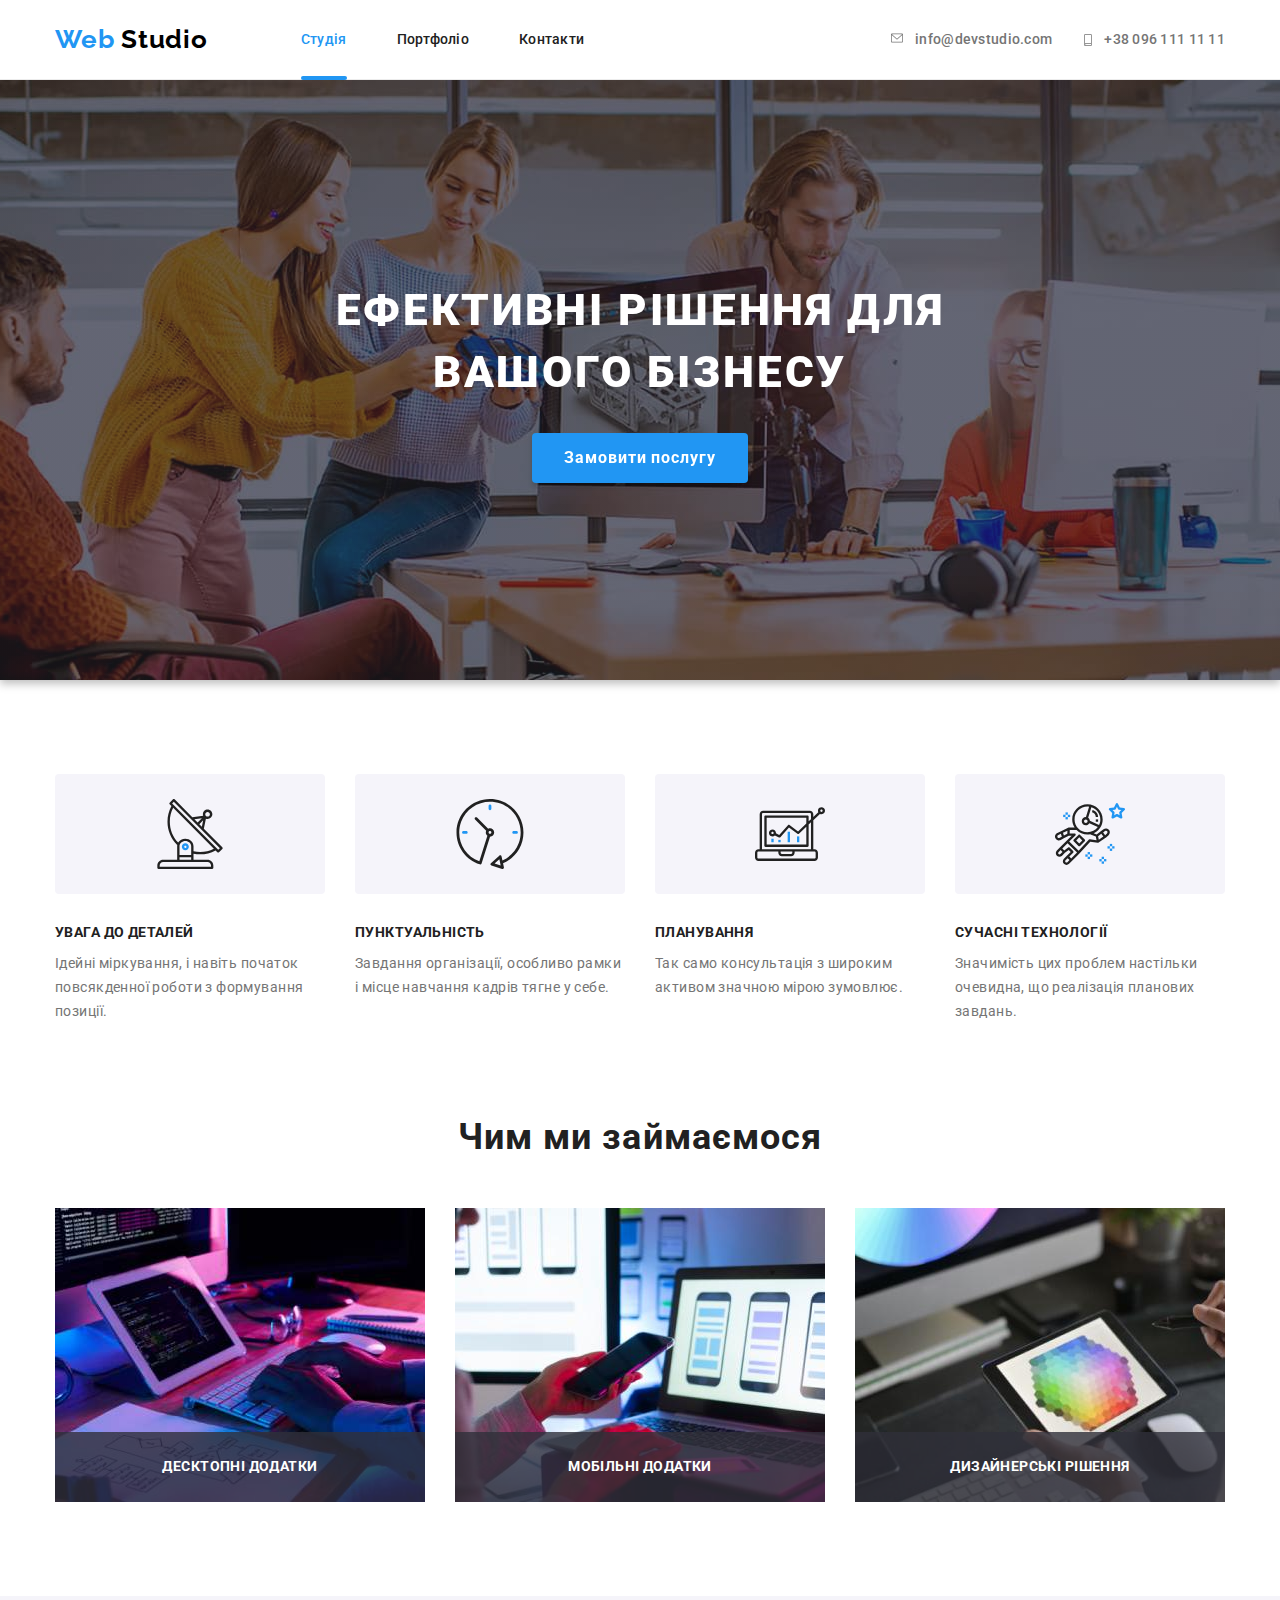
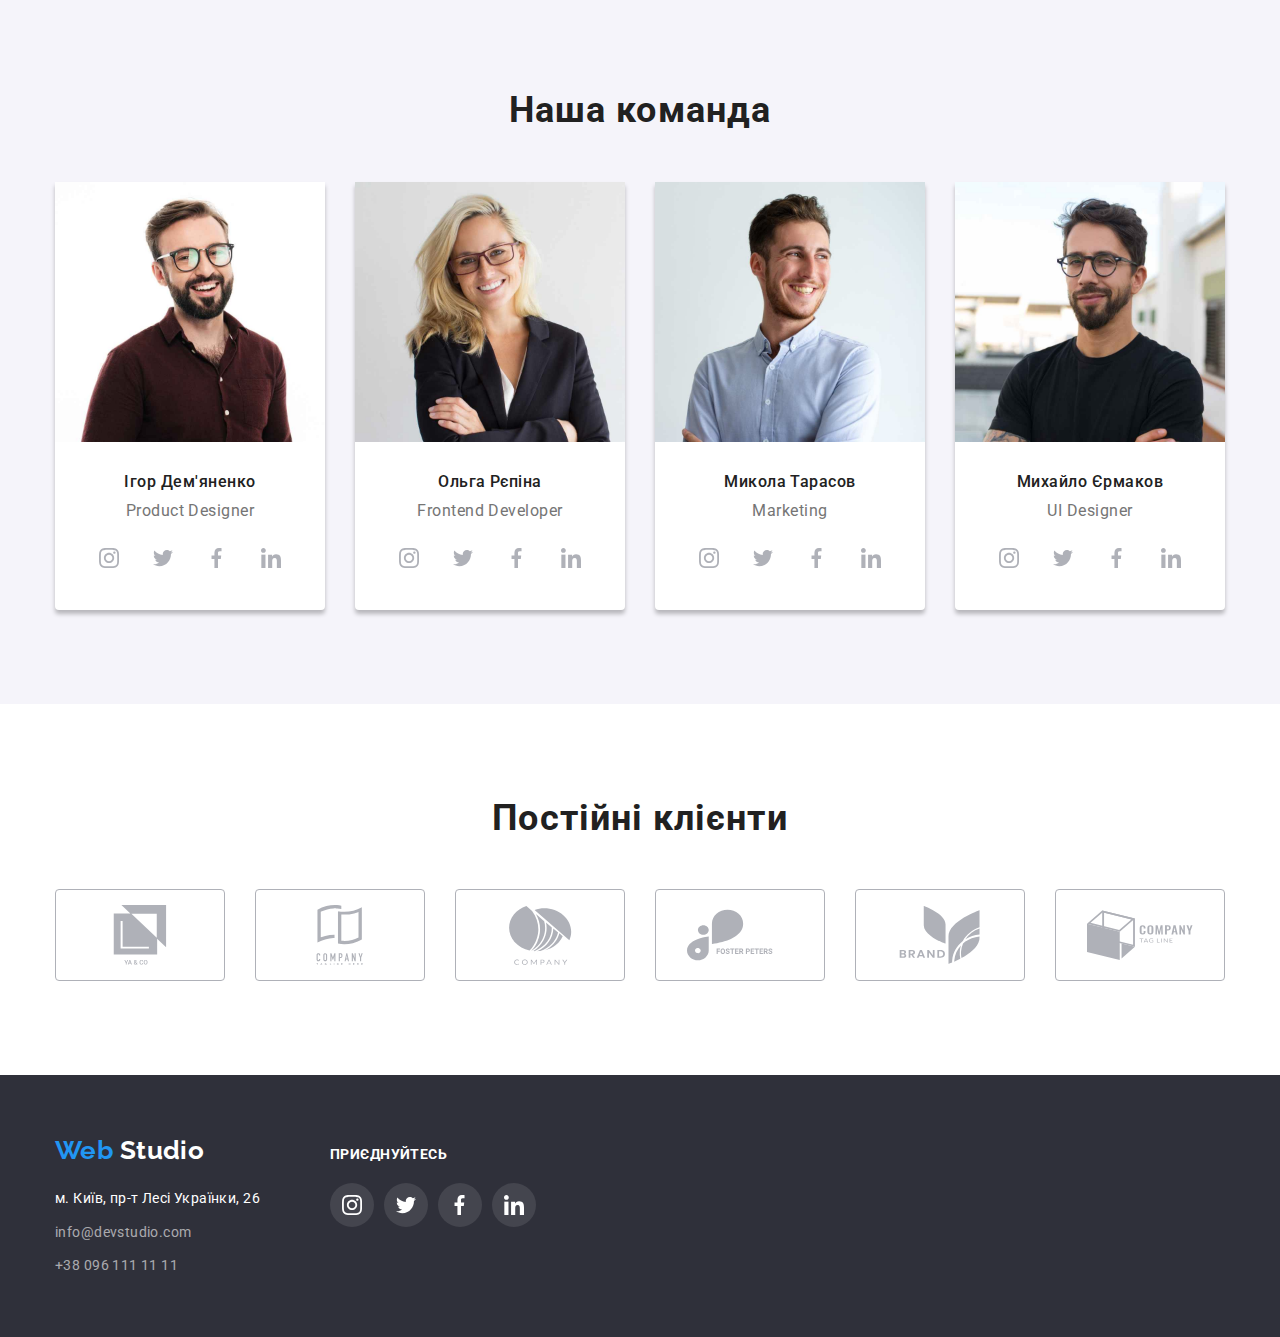
<file: index.html>
<!DOCTYPE html>
<html lang="uk">
	<head>
		<meta charset="UTF-8" />
		<meta http-equiv="X-UA-Compatible" content="IE=edge" />
		<meta name="viewport" content="width=device-width, initial-scale=1.0" />
		<title>WebStudio2</title>
		<link
			rel="stylesheet"
			href="https://cdnjs.cloudflare.com/ajax/libs/modern-normalize/1.1.0/modern-normalize.min.css"
		/>
		<link rel="preconnect" href="https://fonts.googleapis.com" />
		<link rel="preconnect" href="https://fonts.gstatic.com" crossorigin />
		<link
			href="https://fonts.googleapis.com/css2?family=Raleway:wght@700&family=Roboto:wght@400;500;700;900&display=swap"
			rel="stylesheet"
		/>

		<link rel="stylesheet" href="./css/styles.css" />
	</head>
	<body>
		<!------------------header--------------->
		<header class="header">
			<div class="container nav">
				<nav class="main-nav">
					<a href="./index.html" class="logo">
						<span class="web-logo">Web</span>
						Studio
					</a>

					<ul class="site-nav list">
						<li class="nav-items">
							<a href="./index.html" class="nav-link link current">Студія</a>
						</li>
						<li class="nav-items">
							<a href="./portfolio.html" class="nav-link link">Портфоліо</a>
						</li>
						<li class="nav-items"><a href="" class="nav-link link">Контакти</a></li>
					</ul>
				</nav>
				<ul class="auth-list list">
					<li class="auth-items image">
						<a href="mailto:info@devstudio.com" class="auth-link link">
							<svg class="nav-icon" width="16" height="12">
								<use href="./images/header.svg#envelope"></use>
							</svg>
							info@devstudio.com
						</a>
					</li>
					<li class="auth-items image">
						<a href="tel:+380961111111" class="auth-link link">
							<svg class="nav-icon" width="12" height="16">
								<use href="./images/header.svg#phone"></use>
							</svg>
							+38 096 111 11 11
						</a>
					</li>
				</ul>
			</div>
		</header>
		<main>
			<!-------------------hero----------------->
			<section class="hero">
				<div class="container">
					<h1 class="hero-title">Ефективні рішення для вашого бізнесу</h1>
					<button type="button" class="hero-button" data-modal-open>Замовити послугу</button>
				</div>
			</section>

			<!--------------------features----------------->
			<section class="section">
				<div class="features container">
					<h2 class="visually-hidden">Наші особливості</h2>
					<ul class="features-list list">
						<li class="features-items antenna">
							<div class="features-img">
								<svg class="features-icons" width="70" height="70">
									<use href="./images/4symbols.svg#antenna1"></use>
								</svg>
							</div>
							<h3 class="features-title">УВАГА ДО ДЕТАЛЕЙ</h3>
							<p class="features-text">Ідейні міркування, і навіть початок повсякденної роботи з формування позиції.</p>
						</li>
						<li class="features-items clock">
							<div class="features-img">
								<svg class="features-icons" width="70" height="70">
									<use href="./images/4symbols.svg#clock"></use>
								</svg>
							</div>

							<h3 class="features-title">ПУНКТУАЛЬНІСТЬ</h3>
							<p class="features-text">Завдання організації, особливо рамки і місце навчання кадрів тягне у себе.</p>
						</li>
						<li class="features-items diagram">
							<div class="features-img">
								<svg class="features-icons" width="70" height="70">
									<use href="./images/4symbols.svg#diagram"></use>
								</svg>
							</div>

							<h3 class="features-title">ПЛАНУВАННЯ</h3>
							<p class="features-text">Так само консультація з широким активом значною мірою зумовлює.</p>
						</li>
						<li class="features-items astronaut">
							<div class="features-img">
								<svg class="features-icons" width="70" height="70">
									<use href="./images/4symbols.svg#astronaut"></use>
								</svg>
							</div>

							<h3 class="features-title">СУЧАСНІ ТЕХНОЛОГІЇ</h3>
							<p class="features-text">Значимість цих проблем настільки очевидна, що реалізація планових завдань.</p>
						</li>
					</ul>
				</div>
			</section>

			<!------------------what we do----------------->

			<section class="work">
				<div class="container">
					<h2 class="section-title">Чим ми займаємося</h2>
					<ul class="list work-item">
						<li class="work-item">
							<img src="./images/box1.jpg" alt="typingnipad" width="370" height="294" />
							<p class="work-text">Десктопні додатки</p>
						</li>

						<li class="work-item">
							<img src="./images/box2.jpg" alt="swerring phone with computer desing" width="370" height="294" />
							<p class="work-text">Мобільні додатки</p>
						</li>

						<li class="work-item">
							<img src="./images/box3.jpg" alt="colours" width="370" height="294" />
							<p class="work-text">Дизайнерські рішення</p>
						</li>
					</ul>
				</div>
			</section>

			<!------------------team---------------->

			<section class="team section">
				<div class="container">
					<h2 class="section-title">Наша команда</h2>
					<ul class="list team-list">
						<li class="team-item">
							<img src="./images/img.jpg" alt="Ігор Дем'яненко" width="270" height="260" />
							<div class="member-wrap">
								<h3 class="team-member">Ігор Дем'яненко</h3>
								<p lang="en" class="team-text">Product Designer</p>
								<ul class="member-list list">
									<li>
										<a href="" class="member-link">
											<svg class="member-icon" width="20" height="20">
												<use href="./images/sprite.svg#instagramteam"></use>
											</svg>
										</a>
									</li>
									<li>
										<a href="" class="member-link">
											<svg class="member-icon" width="20" height="20">
												<use href="./images/sprite.svg#twitterteam"></use>
											</svg>
										</a>
									</li>
									<li>
										<a href="" class="member-link">
											<svg class="member-icon" width="20" height="20">
												<use href="./images/sprite.svg#facebookteam"></use>
											</svg>
										</a>
									</li>
									<li>
										<a href="" class="member-link">
											<svg class="member-icon" width="20" height="20">
												<use href="./images/sprite.svg#linkedinteam"></use>
											</svg>
										</a>
									</li>
								</ul>
							</div>
						</li>

						<li class="team-item">
							<img src="./images/frontend.jpg" alt="Ольга Рєпіна" width="270" height="260" />
							<div class="member-wrap">
								<h3 class="team-member">Ольга Рєпіна</h3>
								<p lang="en" class="team-text">Frontend Developer</p>
								<ul class="member-list list">
									<li>
										<a href="" class="member-link">
											<svg class="member-icon" width="20" height="20">
												<use href="./images/sprite.svg#instagramteam"></use>
											</svg>
										</a>
									</li>
									<li>
										<a href="" class="member-link">
											<svg class="member-icon" width="20" height="20">
												<use href="./images/sprite.svg#twitterteam"></use>
											</svg>
										</a>
									</li>
									<li>
										<a href="" class="member-link">
											<svg class="member-icon" width="20" height="20">
												<use href="./images/sprite.svg#facebookteam"></use>
											</svg>
										</a>
									</li>
									<li>
										<a href="" class="member-link">
											<svg class="member-icon" width="20" height="20">
												<use href="./images/sprite.svg#linkedinteam"></use>
											</svg>
										</a>
									</li>
								</ul>
							</div>
						</li>

						<li class="team-item">
							<img src="./images/marketing.jpg" alt="marketing" width="270" height="260" />
							<div class="member-wrap">
								<h3 class="team-member">Микола Тарасов</h3>
								<p lang="en" class="team-text">Marketing</p>
								<ul class="member-list list">
									<li>
										<a href="" class="member-link">
											<svg class="member-icon" width="20" height="20">
												<use href="./images/sprite.svg#instagramteam"></use>
											</svg>
										</a>
									</li>
									<li>
										<a href="" class="member-link">
											<svg class="member-icon" width="20" height="20">
												<use href="./images/sprite.svg#twitterteam"></use>
											</svg>
										</a>
									</li>
									<li>
										<a href="" class="member-link">
											<svg class="member-icon" width="20" height="20">
												<use href="./images/sprite.svg#facebookteam"></use>
											</svg>
										</a>
									</li>
									<li>
										<a href="" class="member-link">
											<svg class="member-icon" width="20" height="20">
												<use href="./images/sprite.svg#linkedinteam"></use>
											</svg>
										</a>
									</li>
								</ul>
							</div>
						</li>

						<li class="team-item">
							<img src="./images/ui.jpg" alt="UI designer" width="270" height="260" />
							<div class="member-wrap">
								<h3 class="team-member">Михайло Єрмаков</h3>
								<p lang="en" class="team-text">UI Designer</p>
								<ul class="member-list list">
									<li>
										<a href="" class="member-link">
											<svg class="member-icon" width="20" height="20">
												<use href="./images/sprite.svg#instagramteam"></use>
											</svg>
										</a>
									</li>
									<li>
										<a href="" class="member-link">
											<svg class="member-icon" width="20" height="20">
												<use href="./images/sprite.svg#twitterteam"></use>
											</svg>
										</a>
									</li>
									<li>
										<a href="" class="member-link">
											<svg class="member-icon" width="20" height="20">
												<use href="./images/sprite.svg#facebookteam"></use>
											</svg>
										</a>
									</li>
									<li>
										<a href="" class="member-link">
											<svg class="member-icon" width="20" height="20">
												<use href="./images/sprite.svg#linkedinteam"></use>
											</svg>
										</a>
									</li>
								</ul>
							</div>
						</li>
					</ul>
				</div>
			</section>

			<!--clients-->

			<section class="clients section">
				<div class="container">
					<h2 class="section-title">Постійні клієнти</h2>
					<ul class="clients-list list">
						<li>
							<a href="" class="clients-link">
								<svg class="clients-icon" width="106" height="60">
									<use href="./images/companyes.svg#company1"></use>
								</svg>
							</a>
						</li>
						<li>
							<a href="" class="clients-link">
								<svg class="clients-icon" width="106" height="60">
									<use href="./images/companyes.svg#company2"></use>
								</svg>
							</a>
						</li>
						<li>
							<a href="" class="clients-link">
								<svg class="clients-icon" width="106" height="60">
									<use href="./images/companyes.svg#company3"></use>
								</svg>
							</a>
						</li>
						<li>
							<a href="" class="clients-link">
								<svg class="clients-icon" width="106" height="60">
									<use href="./images/companyes.svg#company4"></use>
								</svg>
							</a>
						</li>
						<li>
							<a href="" class="clients-link">
								<svg class="clients-icon" width="106" height="60">
									<use href="./images/companyes.svg#company5"></use>
								</svg>
							</a>
						</li>
						<li>
							<a href="" class="clients-link">
								<svg class="clients-icon" width="106" height="60">
									<use href="./images/companyes.svg#company6"></use>
								</svg>
							</a>
						</li>
					</ul>
				</div>
			</section>
		</main>

		<!-----------------contacts----------------->
		<footer class="footer">
			<div class="container">
				<div class="footer-adress">
					<a href="./index.html" class="logo-fotter">
						<span class="web-logo">Web</span>
						Studio
					</a>
					<address>
						<ul class="list">
							<li class="footer-item">
								<a
									href="https://goo.gl/maps/sFk5yyz6UHV8gfSE6"
									class="adress"
									target="_blank"
									rel="noreferrer noopener"
								>
									м. Київ, пр-т Лесі Українки, 26
								</a>
							</li>
							<li class="footer-item">
								<a class="contacts" href="mailto:info@devstudio.com">info@devstudio.com</a>
							</li>
							<li class="footer-item">
								<a class="contacts" href="tel:+380961111111">+38 096 111 11 11</a>
							</li>
						</ul>
					</address>
				</div>
				<div class="footer-social">
					<p class="footer-title">приєднуйтесь</p>
					<ul class="member-list list">
						<li>
							<a href="" class="member-link link footer-icon">
								<svg class="member-icon" width="20" height="20">
									<use href="./images/sprite.svg#instagramteam"></use>
								</svg>
							</a>
						</li>
						<li>
							<a href="" class="member-link link footer-icon">
								<svg class="member-icon" width="20" height="20">
									<use href="./images/sprite.svg#twitterteam"></use>
								</svg>
							</a>
						</li>
						<li>
							<a href="" class="member-link link footer-icon">
								<svg class="member-icon" width="20" height="20">
									<use href="./images/sprite.svg#facebookteam"></use>
								</svg>
							</a>
						</li>
						<li>
							<a href="" class="member-link link footer-icon">
								<svg class="member-icon" width="20" height="20">
									<use href="./images/sprite.svg#linkedinteam"></use>
								</svg>
							</a>
						</li>
					</ul>
				</div>
			</div>
		</footer>

		<!------modal window------->
		<div class="backdrop is-hidden" data-modal>
			<div class="modal">
				<button class="modal-btn" data-modal-close>
					<svg class="modal-icon" width="11" height="11">
						<use href="./images/close.svg#close"></use>
					</svg>
				</button>
				<div class="container">
					<p class="modal-title">Залиште свої дані, ми вам передзвонимо</p>
					<button type="button" class="modal-send-btn">Відправити</button>
				</div>
			</div>
		</div>
		<script src="./js/modal.js"></script>
	</body>
</html>
</file>
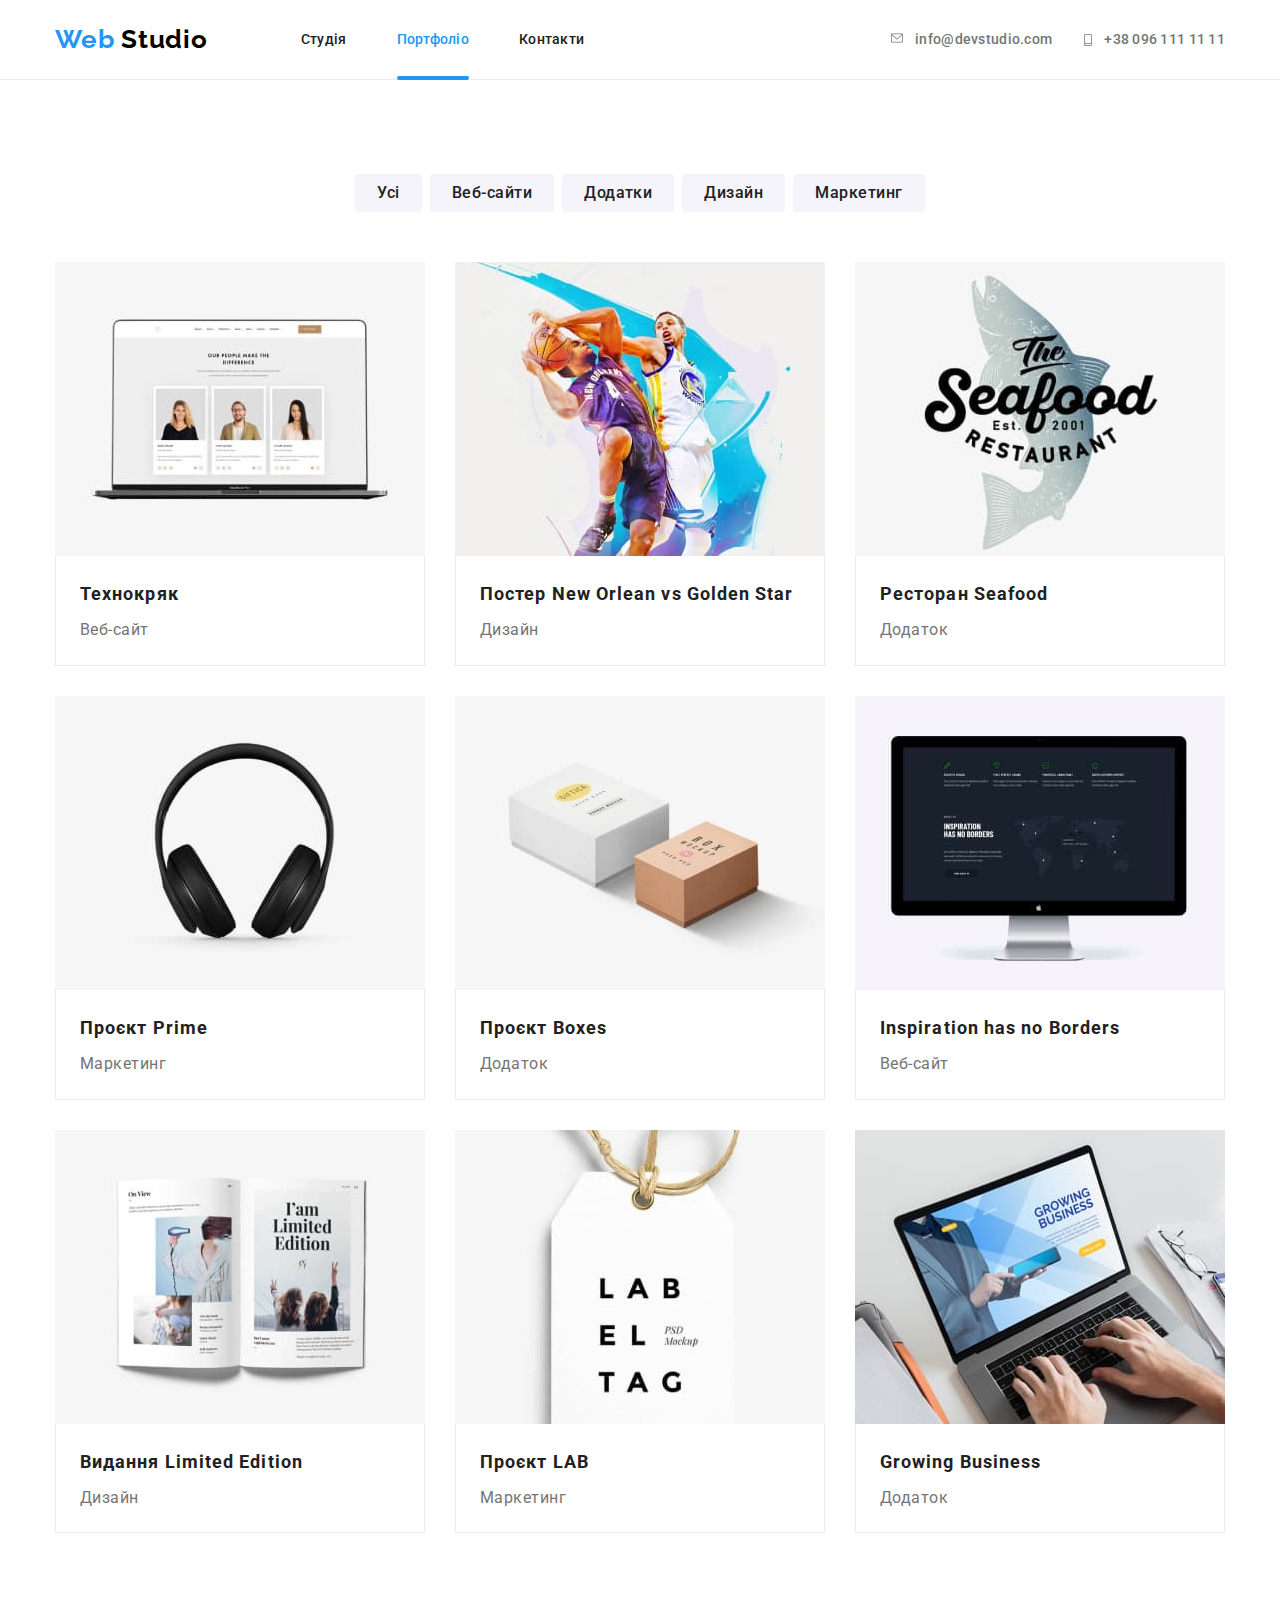
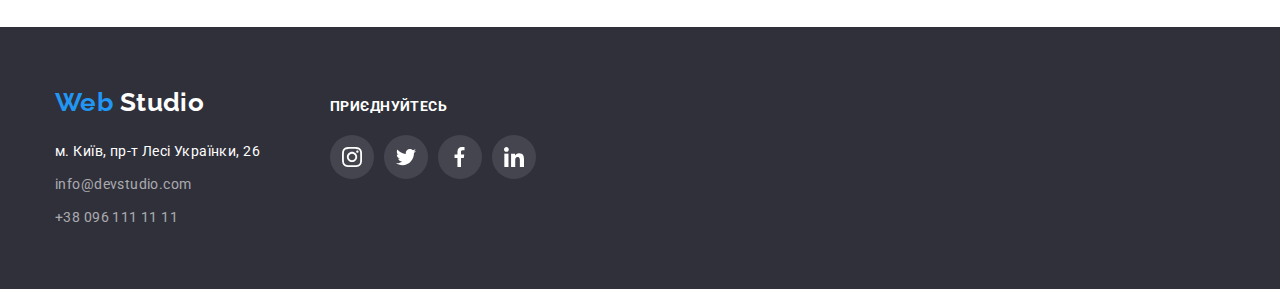
<file: portfolio.html>
<!DOCTYPE html>
<html lang="uk">
	<head>
		<meta charset="UTF-8" />
		<meta http-equiv="X-UA-Compatible" content="IE=edge" />
		<meta name="viewport" content="width=device-width, initial-scale=1.0" />
		<title>Portfolio</title>
		<link
			rel="stylesheet"
			href="https://cdnjs.cloudflare.com/ajax/libs/modern-normalize/1.1.0/modern-normalize.min.css"
		/>
		<link rel="preconnect" href="https://fonts.googleapis.com" />
		<link rel="preconnect" href="https://fonts.gstatic.com" crossorigin />
		<link
			href="https://fonts.googleapis.com/css2?family=Raleway:wght@700&family=Roboto:wght@400;500;700;900&display=swap"
			rel="stylesheet"
		/>
		<link rel="stylesheet" href="./css/styles.css" />
	</head>
	<body>
		<!---------------header------------------>
		<header class="header">
			<div class="container nav">
				<nav class="main-nav">
					<a href="./index.html" class="logo">
						<span class="web-logo">Web</span>
						Studio
					</a>

					<ul class="site-nav list">
						<li class="nav-items">
							<a href="./index.html" class="nav-link link">Студія</a>
						</li>
						<li class="nav-items">
							<a href="./portfolio.html" class="nav-link link current">Портфоліо</a>
						</li>
						<li class="nav-items"><a href="" class="nav-link link">Контакти</a></li>
					</ul>
				</nav>
				<ul class="auth-list list">
					<li class="auth-items image">
						<a href="mailto:info@devstudio.com" class="auth-link link">
							<svg class="nav-icon" width="16" height="12">
								<use href="./images/header.svg#envelope"></use>
							</svg>
							info@devstudio.com
						</a>
					</li>
					<li class="auth-items image">
						<a href="tel:+380961111111" class="auth-link link">
							<svg class="nav-icon" width="12" height="16">
								<use href="./images/header.svg#phone"></use>
							</svg>
							+38 096 111 11 11
						</a>
					</li>
				</ul>
			</div>
		</header>

		<!-------------------main------------------->

		<main>
			<section class="projects section">
				<h1 class="visually-hidden">Наші роботи</h1>
				<div class="container">
					<ul class="filters list">
						<li class="filters-item">
							<button class="button" type="button">Усі</button>
						</li>
						<li class="filters-item">
							<button class="button" type="button">Веб-сайти</button>
						</li>
						<li class="filters-item">
							<button class="button" type="button">Додатки</button>
						</li>
						<li class="filters-item">
							<button class="button" type="button">Дизайн</button>
						</li>
						<li class="filters-item">
							<button class="button" type="button">Маркетинг</button>
						</li>
					</ul>

					<ul class="portfolio-list list">
						<li class="portfolio-item">
							<a href="" class="portfolio-link link">
								<div class="portfolio-thumb">
									<img src="./images/computer.jpg" alt="laptop with photos" width="370" height="294" />
									<div class="portfolio-overlay">
										<p class="portfolio-content">
											Ресурс пропонує комплексні пропозиції з різним рівнем функціоналу та сервісів. Все це дозволить
											відвідувачу отримати вичерпні відомості про компанію чи приватну особу.
										</p>
									</div>
								</div>
								<div class="portfolio-wrap">
									<h2 class="portfolio-title">Технокряк</h2>
									<p class="portfolio-text">Веб-сайт</p>
								</div>
							</a>
						</li>

						<li class="portfolio-item">
							<a href="" class="portfolio-link link">
								<div class="portfolio-thumb">
									<img src="./images/basket.jpg" alt="two man playing basketball" width="370" height="294" />

									<div class="portfolio-overlay">
										<p class="portfolio-content">
											Ресурс пропонує комплексні пропозиції з різним рівнем функціоналу та сервісів. Все це дозволить
											відвідувачу отримати вичерпні відомості про компанію чи приватну особу.
										</p>
									</div>
								</div>
								<div class="portfolio-wrap">
									<h2 class="portfolio-title">Постер New Orlean vs Golden Star</h2>
									<p class="portfolio-text">Дизайн</p>
								</div>
							</a>
						</li>

						<li class="portfolio-item">
							<a href="" class="portfolio-link link">
								<div class="portfolio-thumb">
									<img src="./images/seafood.jpg" alt="seafood restaurant" width="370" height="294" />

									<div class="portfolio-overlay">
										<p class="portfolio-content">
											Ресурс пропонує комплексні пропозиції з різним рівнем функціоналу та сервісів. Все це дозволить
											відвідувачу отримати вичерпні відомості про компанію чи приватну особу.
										</p>
									</div>
								</div>
								<div class="portfolio-wrap">
									<h2 class="portfolio-title">Ресторан Seafood</h2>
									<p class="portfolio-text">Додаток</p>
								</div>
							</a>
						</li>

						<li class="portfolio-item">
							<a href="" class="portfolio-link link">
								<div class="portfolio-thumb">
									<img src="./images/pods.jpg" alt="black pods" width="370" height="294" />
									<div class="portfolio-overlay">
										<p class="portfolio-content">
											Ресурс пропонує комплексні пропозиції з різним рівнем функціоналу та сервісів. Все це дозволить
											відвідувачу отримати вичерпні відомості про компанію чи приватну особу.
										</p>
									</div>
								</div>
								<div class="portfolio-wrap">
									<h2 class="portfolio-title">Проєкт Prime</h2>
									<p class="portfolio-text">Маркетинг</p>
								</div>
							</a>
						</li>

						<li class="portfolio-item">
							<a href="" class="portfolio-link link">
								<div class="portfolio-thumb">
									<img src="./images/box.jpg" alt="two boxes" width="370" height="294" />

									<div class="portfolio-overlay">
										<p class="portfolio-content">
											Ресурс пропонує комплексні пропозиції з різним рівнем функціоналу та сервісів. Все це дозволить
											відвідувачу отримати вичерпні відомості про компанію чи приватну особу.
										</p>
									</div>
								</div>
								<div class="portfolio-wrap">
									<h2 class="portfolio-title">Проєкт Boxes</h2>
									<p class="portfolio-text">Додаток</p>
								</div>
							</a>
						</li>

						<li class="portfolio-item">
							<a href="" class="portfolio-link link">
								<div class="portfolio-thumb">
									<img src="./images/screen.jpg" alt="big computer screen" width="370" height="294" />

									<div class="portfolio-overlay">
										<p class="portfolio-content">
											Ресурс пропонує комплексні пропозиції з різним рівнем функціоналу та сервісів. Все це дозволить
											відвідувачу отримати вичерпні відомості про компанію чи приватну особу.
										</p>
									</div>
								</div>
								<div class="portfolio-wrap">
									<h2 class="portfolio-title">Inspiration has no Borders</h2>
									<p class="portfolio-text">Веб-сайт</p>
								</div>
							</a>
						</li>

						<li class="portfolio-item">
							<a href="" class="portfolio-link link">
								<div class="portfolio-thumb">
									<img src="./images/book.jpg" alt="open book with pictures in it" width="370" height="294" />
									<div class="portfolio-overlay">
										<p class="portfolio-content">
											Ресурс пропонує комплексні пропозиції з різним рівнем функціоналу та сервісів. Все це дозволить
											відвідувачу отримати вичерпні відомості про компанію чи приватну особу.
										</p>
									</div>
								</div>
								<div class="portfolio-wrap">
									<h2 class="portfolio-title">Видання Limited Edition</h2>
									<p class="portfolio-text">Дизайн</p>
								</div>
							</a>
						</li>

						<li class="portfolio-item">
							<a href="" class="portfolio-link link">
								<div class="portfolio-thumb">
									<img src="./images/lable.jpg" alt="label with label" width="370" height="294" />
									<div class="portfolio-overlay">
										<p class="portfolio-content">
											Ресурс пропонує комплексні пропозиції з різним рівнем функціоналу та сервісів. Все це дозволить
											відвідувачу отримати вичерпні відомості про компанію чи приватну особу.
										</p>
									</div>
								</div>
								<div class="portfolio-wrap">
									<h2 class="portfolio-title">Проєкт LAB</h2>
									<p class="portfolio-text">Маркетинг</p>
								</div>
							</a>
						</li>

						<li class="portfolio-item">
							<a href="" class="portfolio-link link">
								<div class="portfolio-thumb">
									<img
										src="./images/comp2.jpg"
										alt="notebook on the table witn hands man who is typing"
										width="370"
										height="294"
									/>
									<div class="portfolio-overlay">
										<p class="portfolio-content">
											Ресурс пропонує комплексні пропозиції з різним рівнем функціоналу та сервісів. Все це дозволить
											відвідувачу отримати вичерпні відомості про компанію чи приватну особу.
										</p>
									</div>
								</div>
								<div class="portfolio-wrap">
									<h2 class="portfolio-title">Growing Business</h2>
									<p class="portfolio-text">Додаток</p>
								</div>
							</a>
						</li>
					</ul>
				</div>
			</section>
		</main>

		<!----------------footer contacts------------->

		<footer class="footer">
			<div class="container">
				<div class="footer-adress">
					<a href="./index.html" class="logo-fotter">
						<span class="web-logo">Web</span>
						Studio
					</a>
					<address>
						<ul class="list">
							<li class="footer-item">
								<a
									href="https://goo.gl/maps/sFk5yyz6UHV8gfSE6"
									class="adress"
									target="_blank"
									rel="noreferrer noopener"
								>
									м. Київ, пр-т Лесі Українки, 26
								</a>
							</li>
							<li class="footer-item">
								<a class="contacts" href="mailto:info@devstudio.com">info@devstudio.com</a>
							</li>
							<li class="footer-item">
								<a class="contacts" href="tel:+380961111111">+38 096 111 11 11</a>
							</li>
						</ul>
					</address>
				</div>
				<div class="footer-social">
					<p class="footer-title">приєднуйтесь</p>
					<ul class="member-list list">
						<li>
							<a href="" class="member-link link footer-icon">
								<svg class="member-icon" width="20" height="20">
									<use href="./images/sprite.svg#instagramteam"></use>
								</svg>
							</a>
						</li>
						<li>
							<a href="" class="member-link link footer-icon">
								<svg class="member-icon" width="20" height="20">
									<use href="./images/sprite.svg#twitterteam"></use>
								</svg>
							</a>
						</li>
						<li>
							<a href="" class="member-link link footer-icon">
								<svg class="member-icon" width="20" height="20">
									<use href="./images/sprite.svg#facebookteam"></use>
								</svg>
							</a>
						</li>
						<li>
							<a href="" class="member-link link footer-icon">
								<svg class="member-icon" width="20" height="20">
									<use href="./images/sprite.svg#linkedinteam"></use>
								</svg>
							</a>
						</li>
					</ul>
				</div>
			</div>
		</footer>
	</body>
</html>
</file>
<file: css/styles.css>
:root {
	--main-text-color: #212121;
	--secondary-text-color: #ffffff;
	--ouwer-text-color: #757575;
	--acent-color: #2196f3;
	--acent-btn-cl: #188ce8;
	--contener-color: #eeeeee;
	--logo-color-text: #000000;
	--buttons-port-color: #f5f4fa;
	--footer-text-color: rgba(255, 255, 255, 0.6);
	--background-footer-color: #2f303a;
	--background-section: #e5e5e5;
	--line-color: #ececec;
	--background-color: #ffffff;
	--icon-color: #afb1b8;
	--main-font: Roboto, sans-serif;
	--header-idx: 10;
	--modal-idx: 100;
	--anim-fast: ;
}

body {
	color: var(--main-text-color);
	font-family: var(--main-font);
	font-size: 14px;
	letter-spacing: 0.03em;
	padding-top: 80px;
}

a {
	text-decoration: none;
	font-style: normal;
}

h1,
h2,
h3,
h4,
h5,
h6,
p {
	margin: 0;
}
img {
	display: block;
	max-width: 100%;
	height: auto;
}

button {
	cursor: pointer;
	border: none;
	border-radius: 4px;
}

.section {
	padding-top: 94px;
	padding-bottom: 94px;
}

.container {
	width: 1200px;
	margin: 0 auto;
	padding: 0 15px;
}

.list {
	list-style: none;
	padding-left: 0;
	margin: 0;
}

/*------------утилиты-----------*/

.logo {
	color: var(--logo-color-text);
	font-family: "Raleway";
	font-weight: 700;
	font-size: 26px;
	line-height: 1.2;
	letter-spacing: 0.03em;
	align-items: center;
	margin-right: 93px;
	padding-top: 24px;
	padding-bottom: 25px;
}

.logo-fotter {
	color: var(--background-color);
	font-family: "Raleway";
	font-weight: 700;
	font-size: 26px;
	line-height: 1.2;
}
.web-logo {
	color: var(--acent-color);
}

.visually-hidden {
	position: absolute;
	width: 1px;
	height: 1px;
	margin: -1px;
	border: 0;
	padding: 0;
	white-space: nowrap;
	clip-path: inset(100%);
	clip: rect(0 0 0 0);
	overflow: hidden;
}

.section-title {
	color: var(--main-text-color);
	font-weight: 700;
	font-size: 36px;
	line-height: 1.15;
	letter-spacing: 0.03em;
	text-align: center;
	margin-bottom: 50px;
}
.footer-title {
	font-weight: 700;
	line-height: 1.14;
	text-transform: uppercase;

	color: var(--background-color);

	margin-bottom: 20px;
}

/*-----------header--------------*/

.header {
	position: fixed;
	width: 100%;
	top: 0;
	left: 0;
	height: 80px;
	background-color: var(--background-color);
	border-bottom: 1px solid rgba(236, 236, 236, 1);
	z-index: var(--header-idx);
}

.header .container {
	display: flex;
	align-items: center;
}

.site-nav {
	display: flex;
	gap: 50px;
}

.nav-items {
	position: relative;
	padding-top: 32px;
	padding-bottom: 32px;
}

.nav-link {
	color: var(--main-text-color);
	font-weight: 500;
	font-size: 14px;
	line-height: 1.14;
	letter-spacing: 0.02em;
	display: block;

	transition: color 250ms cubic-bezier(0.4, 0, 0.2, 1);
}

.nav-link:hover,
.nav-link:focus {
	color: var(--acent-color);
}

.current {
	color: var(--acent-color);
}

.current::after {
	content: "";
	position: absolute;
	width: 100%;
	height: 4px;
	left: 0;
	bottom: 0;
	border-radius: 2px;

	background: #2196f3;
}

.auth-list {
	display: flex;
	gap: 30px;
	margin-left: auto;
}

.auth-link {
	color: var(--ouwer-text-color);
	font-weight: 500;
	font-size: 14px;
	line-height: 1.14;
	letter-spacing: 0.02em;
	display: flex;

	transition: color 250ms cubic-bezier(0.4, 0, 0.2, 1);
}
.auth-link:hover,
.auth-link:focus {
	color: var(--acent-color);
}
.nav-icon {
	margin-right: 10px;
	fill: currentColor;
}

/*-------------------------main nav----------------*/

.main-nav {
	display: flex;
	align-items: center;
}

/*-----------------hero-----------------*/

.hero {
	padding-top: 200px;
	padding-bottom: 200px;
	background-color: var(--background-footer-color);
	filter: drop-shadow(0px 4px 4px rgba(0, 0, 0, 0.25));
	text-align: center;
	max-width: 1600px;
	height: 600px;
	margin-left: auto;
	margin-right: auto;
	background-image: linear-gradient(rgba(47, 48, 58, 0.4), rgba(47, 48, 58, 0.4)), url(../images/hero-img.jpg);
	background-repeat: no-repeat;
	background-size: cover;
	background-position: center;
}

.hero-title {
	width: 696px;
	margin-left: auto;
	margin-right: auto;
	color: var(--secondary-text-color);
	font-weight: 900;
	font-size: 44px;
	line-height: 1.4;
	letter-spacing: 0.06em;
	margin-bottom: 30px;
	text-transform: uppercase;
}

/*--------------кнопка замовити послугу------------*/

.hero-button {
	font-family: inherit;
	color: var(--thirdy-color);
	background-color: var(--accent-color);
	font-weight: 700;
	font-size: 16px;
	line-height: 1.88;
	letter-spacing: 0.06em;
	cursor: pointer;
	border-width: 0;
	box-shadow: 0px 4px 4px rgba(0, 0, 0, 0.15);
	border-radius: 4px;
	color: var(--background-color);
	background-color: var(--acent-color);
	padding: 10px 32px;
	min-width: 216px;
	text-align: center;

	transition: background-color 250ms linear;
}

.hero-button:hover,
.hero-button:focus {
	background-color: var(--acent-btn-cl);
}

/*--------------чим ми займаємось----------------*/
.features-list {
	display: flex;
	gap: 30px;
}
.features-items {
	width: 270px;
}
.features-img {
	background-color: #f5f4fa;
	border-radius: 4px;
	width: 100%;
	height: 120px;
	display: flex;
	align-items: center;
	justify-content: center;
	margin-bottom: 30px;
}
.features-title {
	font-weight: 700;
	line-height: 1.18;
	margin-bottom: 10px;
	font-size: 14px;
}
.features-text {
	line-height: 1.72;
	color: var(--ouwer-text-color);
}

/* --------наші роботи ----------- */
.work {
	padding-top: 0;
	padding-bottom: 94px;
}

.work-item {
	position: relative;
	display: flex;
	gap: 30px;
}

.work-text {
	display: flex;
	align-items: center;
	justify-content: center;
	position: absolute;
	width: 100%;
	height: 70px;
	bottom: 0;
	background: rgba(47, 48, 58, 0.8);
	font-weight: 700;
	line-height: 1.14;
	text-transform: uppercase;
	color: #ffffff;
}
/*----------------------Команда-----------------*/

.team {
	background-color: var(--buttons-port-color);
}

.team-list {
	display: flex;
	gap: 30px;
}

.team-item {
	width: 270px;
	background-color: var(--background-color);
	box-shadow: 0px 4px 4px 0px rgba(0, 0, 0, 0.25);
	border-radius: 0px 0px 4px 4px;
}
.member-wrap {
	padding: 30px 0;
	text-align: center;
}
.team-member {
	font-weight: 500;
	font-size: 16px;
	line-height: 19px;

	letter-spacing: 0.03em;

	color: var(--main-text-color);
	margin-bottom: 10px;
}
.team-text {
	font-size: 16px;
	line-height: 1.2;
	letter-spacing: 0.03em;
	color: var(--ouwer-text-color);

	margin-bottom: 16px;
}
.member-list {
	display: flex;
	justify-content: center;
	gap: 10px;
}
.member-link {
	display: flex;
	align-items: center;
	justify-content: center;
	width: 44px;
	height: 44px;
	border-radius: 50%;

	color: var(--icon-color);

	transition: color 250ms cubic-bezier(0.4, 0, 0.2, 1), background-color 250ms cubic-bezier(0.4, 0, 0.2, 1);
}
.member-link:hover,
.member-link:focus {
	background-color: var(--acent-color);
	color: var(--background-color);
}

.member-icon {
	fill: currentColor;
}

/* --------------clients------------- */

.clients-list {
	display: flex;
	gap: 30px;
}

.clients-link {
	display: flex;
	justify-content: center;
	align-items: center;
	width: 170px;
	height: 92px;
	border: 1px solid currentColor;
	border-radius: 4px;
	color: var(--icon-color);

	transition: color 250ms cubic-bezier(0.4, 0, 0.2, 1);
}

.clients-link:hover,
.clients-link:focus {
	color: var(--acent-color);
}

.clients-icon {
	fill: currentColor;
}

/*----------------footer--------------*/
.footer {
	padding: 60px 0;
	background-color: var(--background-footer-color);
}
.footer .container {
	display: flex;
	align-items: baseline;
}

.footer-social {
	margin-left: 70px;
}

address {
	margin-top: 20px;
	font-style: normal;
}

.footer-item:not(:last-child) {
	margin-bottom: 9px;
}

.footer-icon {
	background-color: rgba(255, 255, 255, 0.1);
	color: var(--background-color);

	transition: background-color 250ms cubic-bezier(0.4, 0, 0.2, 1);
}

.adress {
	line-height: 1.73;
	color: var(--secondary-text-color);
}
.adress:hover,
.adress:focus {
	color: var(--acent-color);
	transition: color 250ms cubic-bezier(0.4, 0, 0.2, 1);
}

.contacts {
	font-size: 14px;
	line-height: 1.73;
	letter-spacing: 0.03em;
	color: var(--footer-text-color);
	transition: color 250ms cubic-bezier(0.4, 0, 0.2, 1);
}

.contacts:hover,
.contacts:focus {
	color: var(--acent-color);
}

/*--------------portfolio------------*/

/*--header--*/
/*--баді прописан зверху для обох сторінок--*/
/*--header portfolio--*/

.site-nav .link {
	color: var(--main-text-color);
}
.site-nav .link:hover {
	color: var(--acent-color);
}
.site-nav .link:focus {
	color: var(--main-text-color);
}
.site-nav .link.current {
	color: var(--acent-color);
}

/*-------------Кнопки--------------*/

.filters {
	display: flex;
	gap: 8px;
	justify-content: center;
	margin-bottom: 50px;
}

.button {
	background-color: var(--buttons-port-color);
	color: var(--secondary-color);
	font-family: inherit;
	font-weight: 500;
	font-size: 16px;
	line-height: 1.63;
	letter-spacing: 0.03em;
	border: none;
	border-radius: 4px;
	cursor: pointer;
	padding: 6px 22px;

	transition-property: color, background-color, box-shadow;
	transition-duration: 250ms;
	transition-timing-function: cubic-bezier(0.165, 0.84, 0.44, 1);
}

.button:hover,
.button:focus {
	color: var(--background-color);
	background-color: var(--acent-color);
	box-shadow: 0px 3px 1px rgba(0, 0, 0, 0.1), 0px 1px 2px rgba(0, 0, 0, 0.08), 0px 2px 2px rgba(0, 0, 0, 0.12);
}

/*---------------main------------*/

.portfolio-list {
	display: flex;
	flex-wrap: wrap;
	gap: 30px;
}

.portfolio-item {
	width: 370px;
}

.portfolio-link {
	display: block;
	transition-property: box-shadow;
	transition-duration: 250ms;
	transition-timing-function: cubic-bezier(0.165, 0.84, 0.44, 1);
}

.portfolio-link:hover,
.portfolio-link:focus {
	box-shadow: 0px 1px 1px rgba(0, 0, 0, 0.12), 0px 4px 4px rgba(0, 0, 0, 0.06), 1px 4px 6px rgba(0, 0, 0, 0.16);
}

.portfolio-thumb {
	position: relative;
	overflow: hidden;
}

/* .portfolio-thumb:hover::before {
	opacity: 1;
} */

.portfolio-overlay {
	position: absolute;
	top: 0;
	left: 0;
	width: 100%;
	height: 100%;
	background-color: rgba(33, 150, 243, 0.9);

	transform: translateY(100%);
	transition: transform 250ms cubic-bezier(0.4, 0, 0.2, 1);
}

.portfolio-link:hover .portfolio-overlay,
.portfolio-link:focus .portfolio-overlay {
	transform: translateY(0);
}

.portfolio-link:hover .portfolio-action,
.portfolio-link:focus .portfolio-action {
	opacity: 1;
}

.portfolio-action:hover::before {
	opacity: 1;
}
.portfolio-content {
	position: absolute;
	bottom: 0;

	padding: 63px 24px;

	font-weight: 400;
	font-size: 18px;
	line-height: 1.56;
	letter-spacing: 0.03em;
	color: #ffffff;
}

.portfolio-wrap {
	border-bottom: 1px solid var(--line-color);
	border-left: 1px solid var(--line-color);
	border-right: 1px solid var(--line-color);
	padding: 20px 24px;
}

.portfolio-title {
	font-weight: 700;
	font-size: 18px;
	line-height: 2;
	letter-spacing: 0.06em;
	margin-bottom: 4px;
	color: var(--main-text-color);
}

.portfolio-text {
	color: var(--ouwer-text-color);
	font-weight: 400;
	font-size: 16px;
	line-height: 1.8;
	letter-spacing: 0.03em;
}

/*----------modal window---------*/
.backdrop {
	position: fixed;
	top: 0;
	left: 0;
	width: 100%;
	height: 100%;
	background-color: rgba(0, 0, 0, 0.2);
	z-index: var(--modal-idx);
	backdrop-filter: blur(1px);

	opacity: 1;
	transition: opacity 150ms linear, visibility 150ms linear;
}

.backdrop.is-hidden {
	opacity: 0;
	visibility: hidden;
	pointer-events: none;
}

.backdrop.is-hidden .modal {
	transform: translate(-50%, -50%) scale(0.9);
}

.modal {
	position: absolute;
	width: 528px;
	height: 581px;
	top: 50%;
	left: 50%;

	background-color: #ffffff;
	box-shadow: 0px 1px 3px rgba(0, 0, 0, 0.12), 0px 1px 1px rgba(0, 0, 0, 0.14), 0px 2px 1px rgba(0, 0, 0, 0.2);
	border-radius: 4px;

	transform: translate(-50%, -50%) scale(1);

	transition: transform 250ms cubic-bezier(0.4, 0, 0.2, 1);
}

.modal-btn {
	position: absolute;
	display: inline-flex;
	align-items: center;
	justify-content: center;

	top: 10px;
	right: 10px;
	width: 30px;
	height: 30px;
	padding: 0;

	background-color: transparent;
	border-radius: 50%;
	border: 1px solid rgb(232, 230, 230);
	cursor: pointer;
}
.modal-title {
	position: absolute;

	margin: 40px 40px 518px 40px;
	font-family: "Roboto";
	font-style: normal;
	font-weight: 700;
	font-size: 20px;
	line-height: 1.15;
	text-align: center;
	letter-spacing: 0.03em;

	color: #212121;
}

.modal-send-btn {
	font-family: inherit;
	color: var(--thirdy-color);
	background-color: var(--accent-color);
	font-weight: 700;
	font-size: 16px;
	line-height: 1.88;
	letter-spacing: 0.06em;
	cursor: pointer;
	border-width: 0;
	box-shadow: 0px 4px 4px rgba(0, 0, 0, 0.15);
	border-radius: 4px;
	color: var(--background-color);
	background-color: var(--acent-color);
	margin: 491px 164px 40px 164px;
	width: 200px;
	height: 50px;
	text-align: center;

	transition: background-color 250ms linear;
}

.modal-send-btn:hover,
.modal-send-btn:focus {
	background-color: var(--acent-btn-cl);
}
</file>
